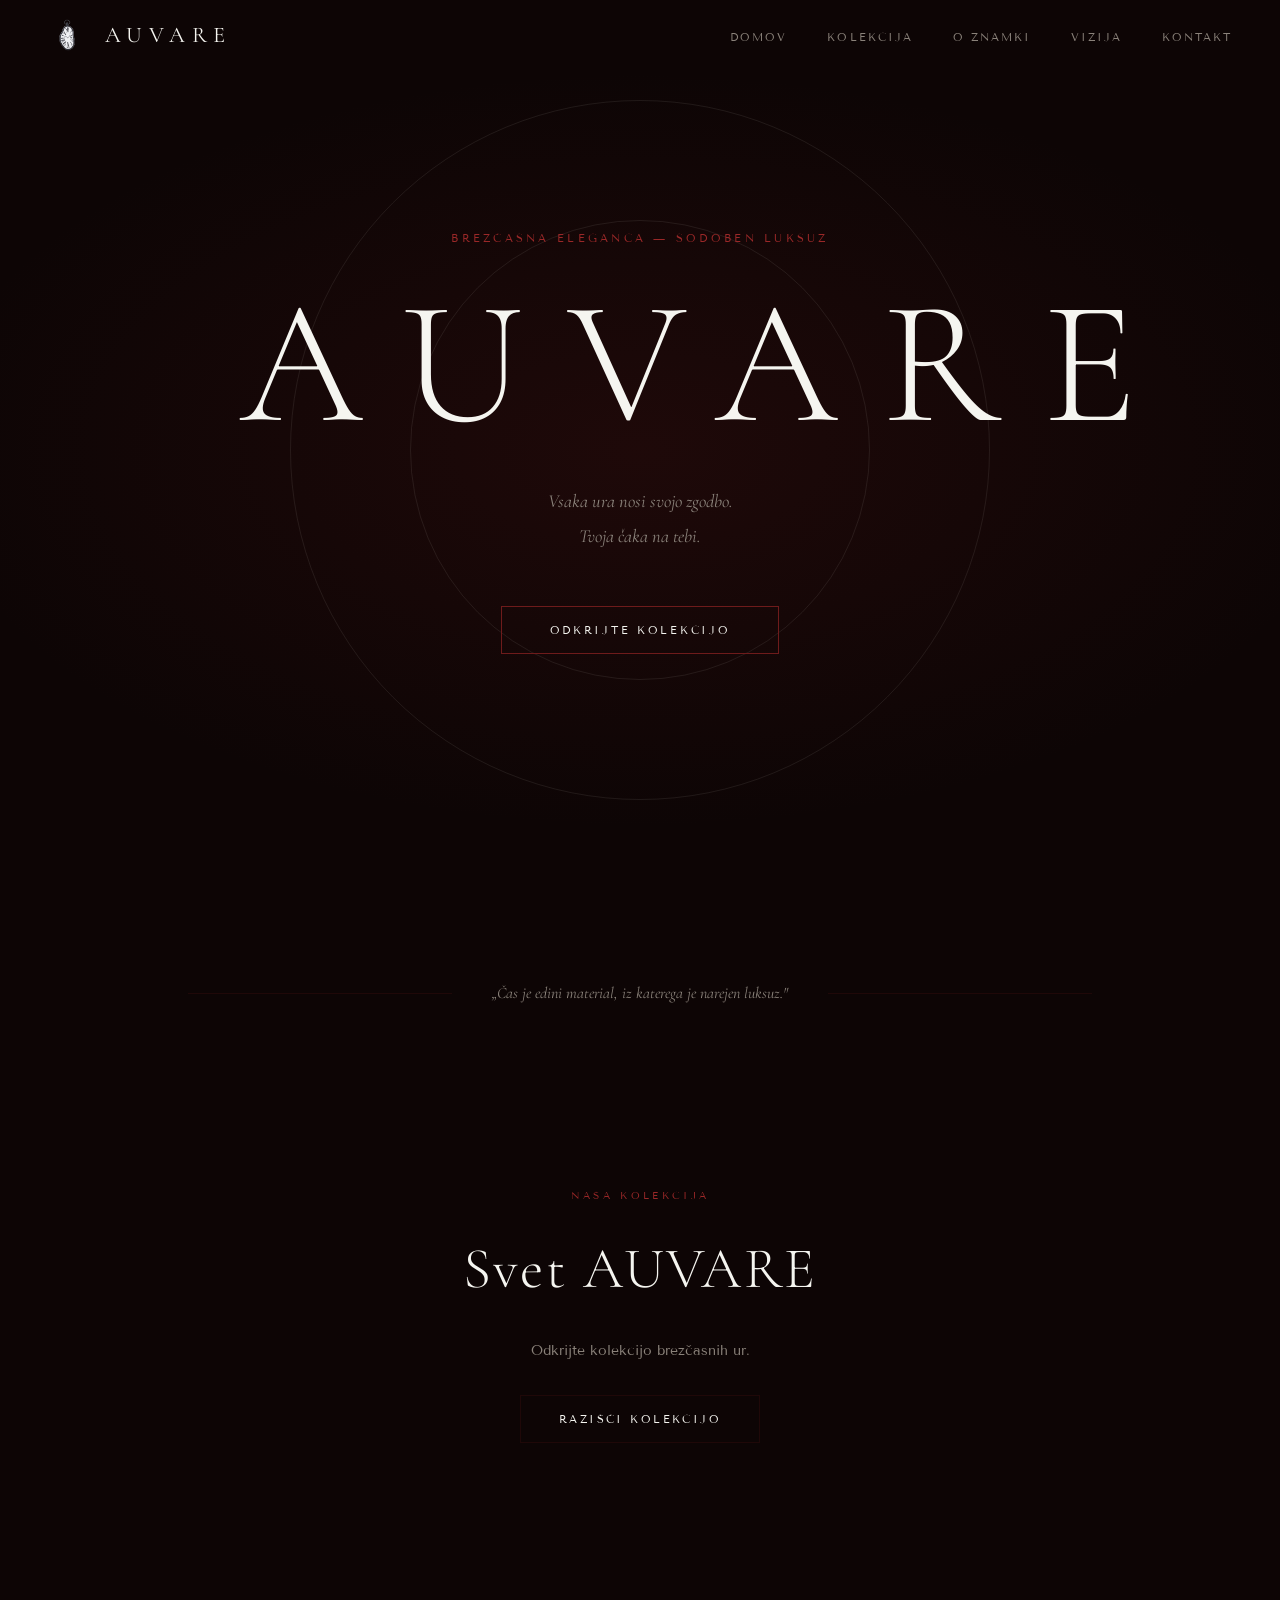
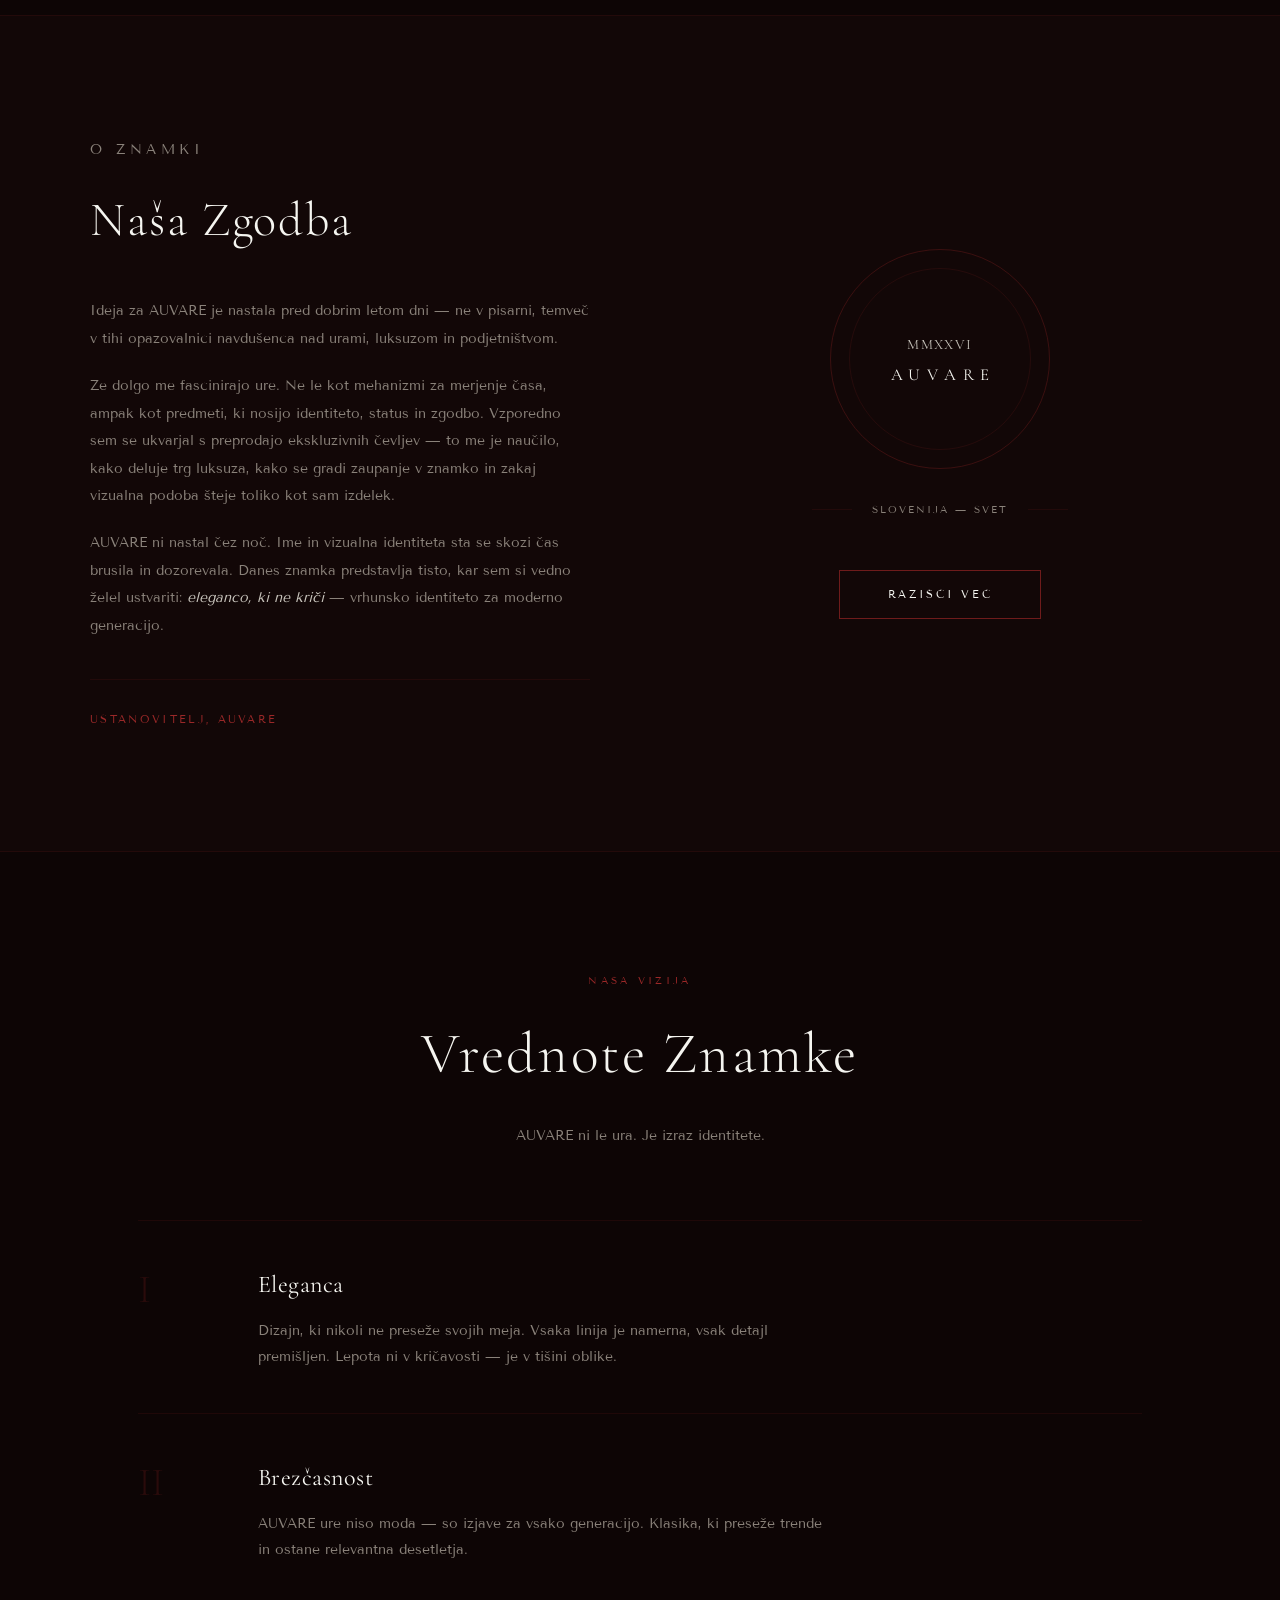
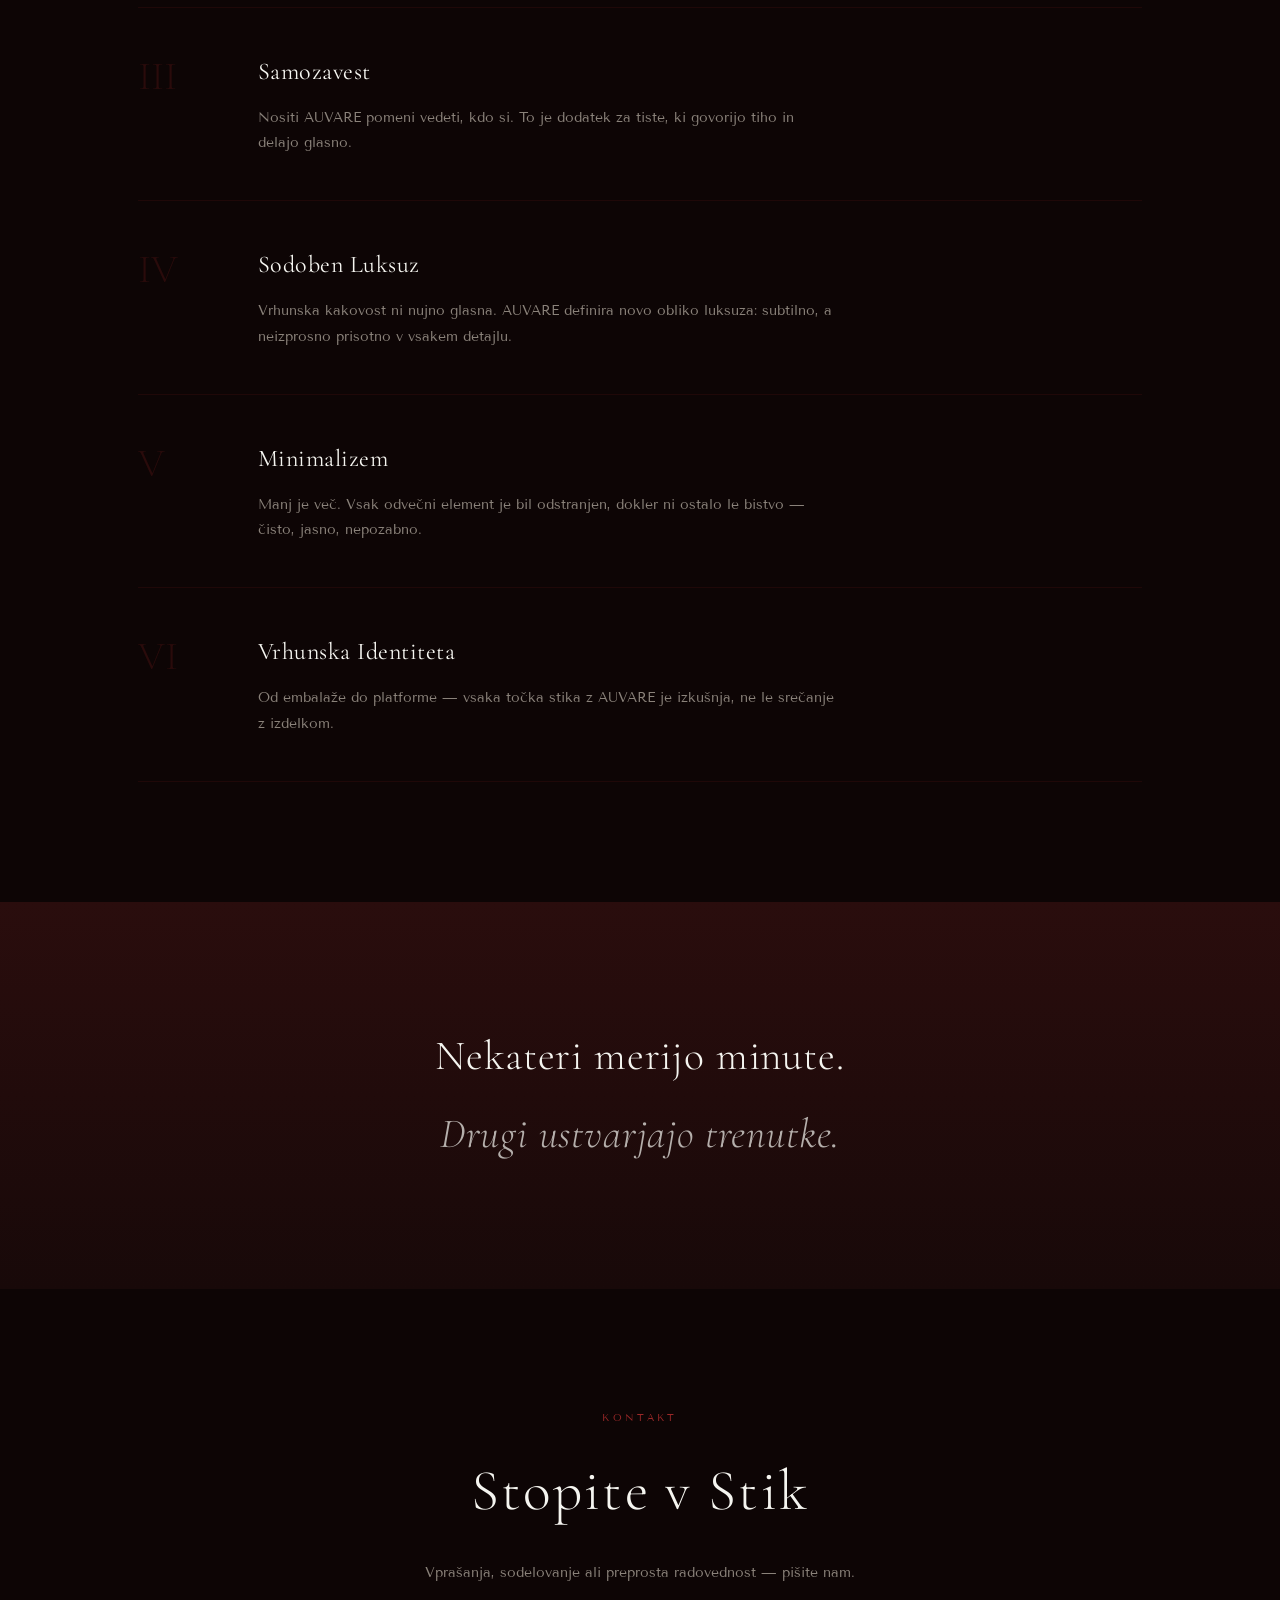
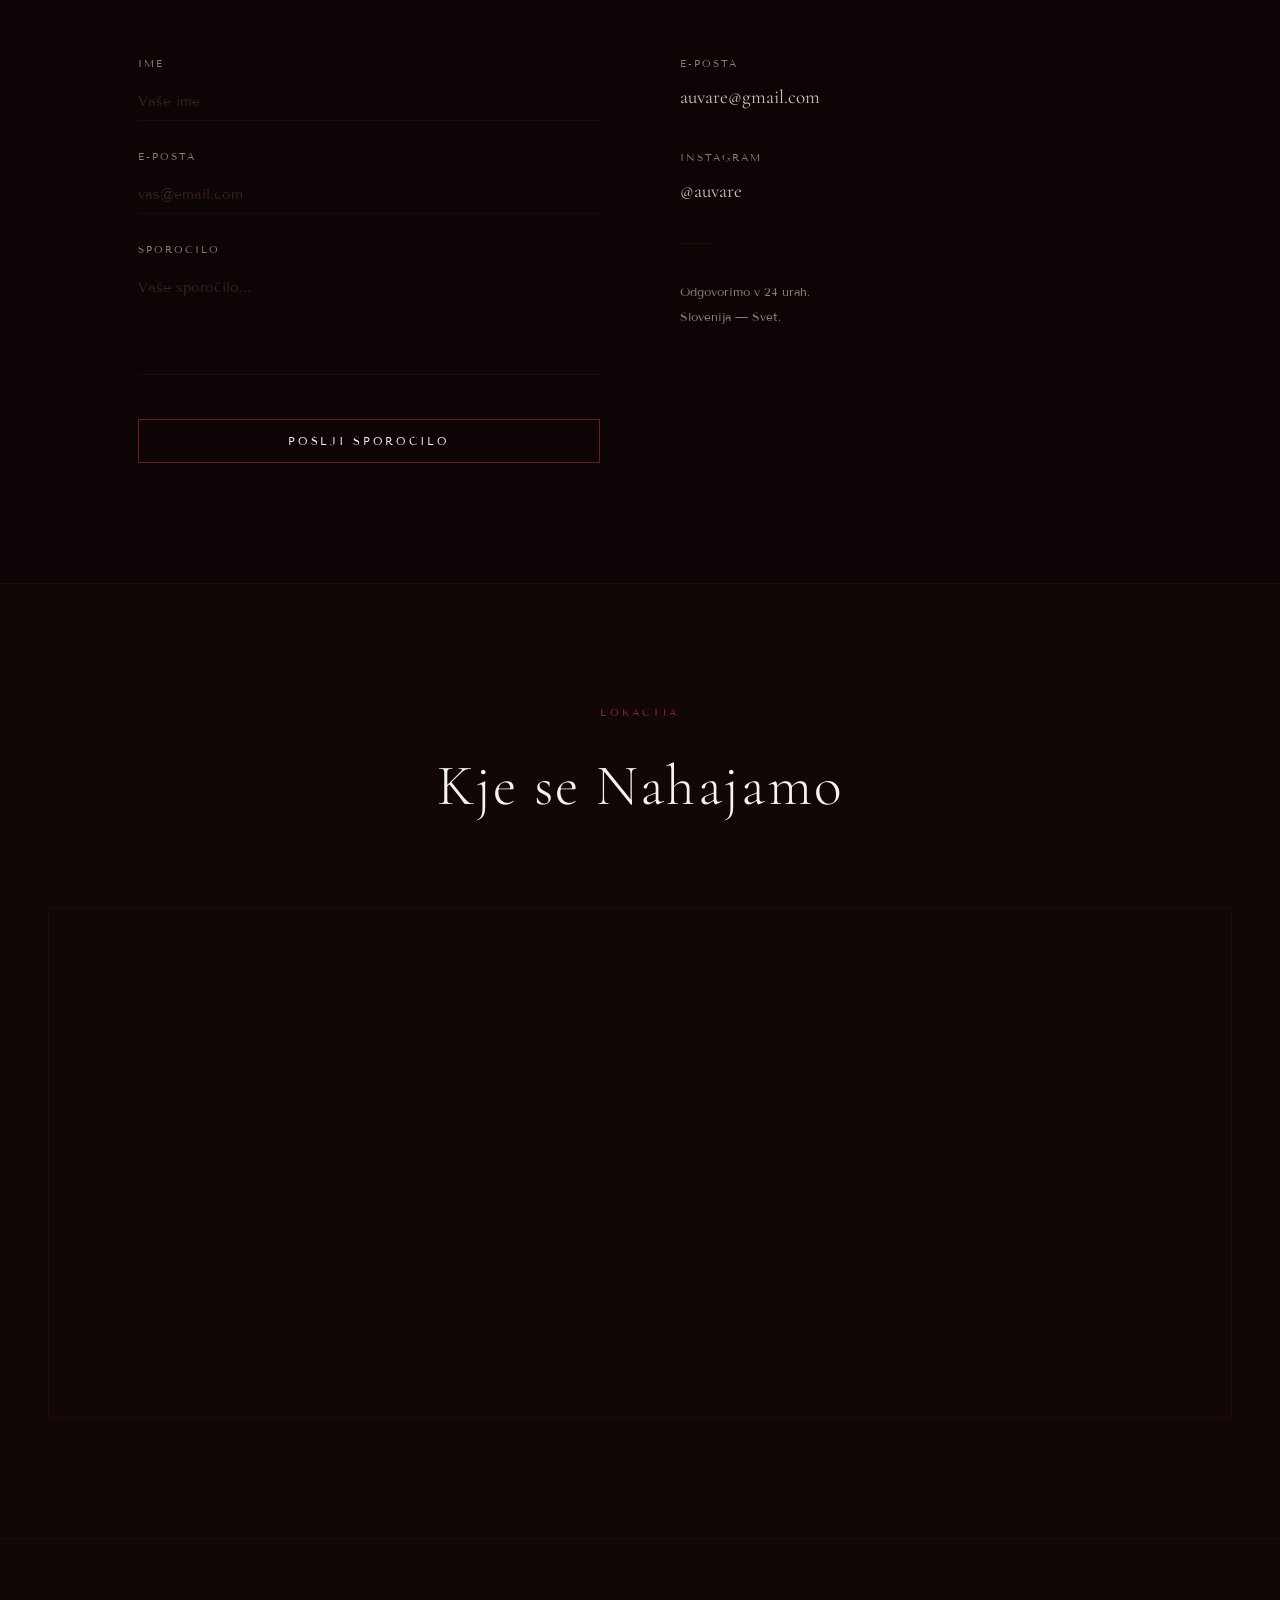
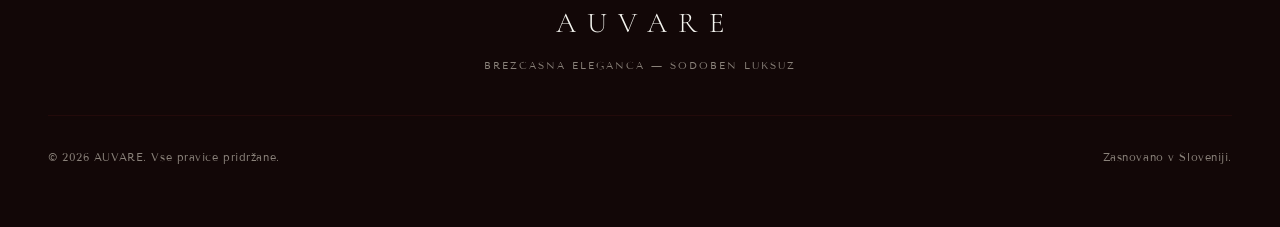
<file: index.html>
<!DOCTYPE html>
<html lang="sl">
<head>
  <meta charset="UTF-8">
  <meta name="viewport" content="width=device-width, initial-scale=1.0">
  <title>AUVARE — Brezčasna Eleganca</title>

 <!-- google linki do fontov -->
  <link rel="stylesheet" href="auvare.css">
  <link rel="preconnect" href="https://fonts.googleapis.com">
  <link rel="preconnect" href="https://fonts.gstatic.com" crossorigin>
  <link href="https://fonts.googleapis.com/css2?family=Cormorant+Garamond:ital,wght@0,300;0,400;0,500;1,300;1,400&family=Tenor+Sans&display=swap" rel="stylesheet">
</head>
<body>

<!-- zacetni brskalnik multipage -->

  <nav id="navbar">
    <div class="nav-inner">
      <a href="#hero" class="nav-logo-wrap">
        <img src="logo111.png" alt="AUVARE" class="nav-logo-img">
        <span class="nav-logo-text">AUVARE</span>
      </a>
      <ul class="nav-links">
        <li><a href="#hero">Domov</a></li>
        <li><a href="#kolekcija">Kolekcija</a></li>
        <li><a href="#o-znamki">O znamki</a></li>
        <li><a href="#vizija">Vizija</a></li>
        <li><a href="#kontakt">Kontakt</a></li>
      </ul>
      <button class="nav-toggle" aria-label="Odpri meni">
        <span></span><span></span>
      </button>
    </div>
    <div class="nav-mobile">
      <ul>
        <li><a href="#hero">Domov</a></li>
        <li><a href="#kolekcija">Kolekcija</a></li>
        <li><a href="#o-znamki">O znamki</a></li>
        <li><a href="#vizija">Vizija</a></li>
        <li><a href="#kontakt">Kontakt</a></li>
      </ul>
    </div>
  </nav>

  <section id="hero">
    <div class="hero-content reveal">
      <p class="hero-eyebrow">Brezčasna Eleganca &mdash; Sodoben Luksuz</p>
      <h1 class="hero-title">AUVARE</h1>
      <p class="hero-sub">Vsaka ura nosi svojo zgodbo.<br>Tvoja čaka na tebi.</p>
      <a href="#kolekcija" class="btn-primary">Odkrijte Kolekcijo</a>
    </div>
    <div class="hero-scroll-hint">
      <span></span>
    </div>
  </section>

  <section class="divider-section">
    <div class="divider-line"></div>
    <p class="divider-quote">„Čas je edini material, iz katerega je narejen luksuz."</p>
    <div class="divider-line"></div>
  </section>

  <!-- kolekcija gumb new page -->

  <section id="kolekcija">
  <div class="section-header reveal">
    <p class="section-eyebrow">Naša Kolekcija</p>
    <h2>Svet AUVARE</h2>
    <p class="section-desc">
      Odkrijte kolekcijo brezčasnih ur.
    </p>

    <a href="kolekcija.html" class="btn-secondary">
      RAZIŠČI KOLEKCIJO
    </a>
  </div>
</section>
    
<!-- nasa zgodba plus gumb za new page.. -->
  <section id="o-znamki">
    <div class="about-inner">
      <div class="about-text reveal">
        <p class="section-eyebrow">O Znamki</p>
        <h2>Naša Zgodba</h2>
        <p>Ideja za AUVARE je nastala pred dobrim letom dni — ne v pisarni, temveč v tihi opazovalnici navdušenca nad urami, luksuzom in podjetništvom.</p>
        <p>Že dolgo me fascinirajo ure. Ne le kot mehanizmi za merjenje časa, ampak kot predmeti, ki nosijo identiteto, status in zgodbo. Vzporedno sem se ukvarjal s preprodajo ekskluzivnih čevljev — to me je naučilo, kako deluje trg luksuza, kako se gradi zaupanje v znamko in zakaj vizualna podoba šteje toliko kot sam izdelek.</p>
        <p>AUVARE ni nastal čez noč. Ime in vizualna identiteta sta se skozi čas brusila in dozorevala. Danes znamka predstavlja tisto, kar sem si vedno želel ustvariti: <em>eleganco, ki ne kriči</em> — vrhunsko identiteto za moderno generacijo.</p>
        <div class="about-sig">
          <span>Ustanovitelj, AUVARE</span>
        </div>
      </div>
      <div class="about-visual reveal">
        <div class="about-emblem">
          <div class="emblem-ring"></div>
          <div class="emblem-inner">
            <p class="emblem-num">MMXXVI</p>
            <p class="emblem-brand">AUVARE</p>
          </div>
        </div>
        <div class="about-detail-lines">
          <div class="detail-line"></div>
          <p>Slovenija &mdash; Svet</p>
          <div class="detail-line"></div>
        </div><a href="zgodba.html" class="minimal-btn">
  Razišči več
</a>
      </div>
    </div>
    
  </section>

<!-- o znamki, hover rimske, ka ponuja auvare itd,.... -->


  <section id="vizija">
    <div class="section-header reveal">
      <p class="section-eyebrow">Naša Vizija</p>
      <h2>Vrednote Znamke</h2>
      <p class="section-desc">AUVARE ni le ura. Je izraz identitete.</p>
    </div>
    <div class="values-list">
      <div class="value-item reveal">
        <div class="value-number">I</div>
        <div class="value-body">
          <h3>Eleganca</h3>
          <p>Dizajn, ki nikoli ne preseže svojih meja. Vsaka linija je namerna, vsak detajl premišljen. Lepota ni v kričavosti — je v tišini oblike.</p>
        </div>
        <div class="value-line"></div>
      </div>
      <div class="value-item reveal">
        <div class="value-number">II</div>
        <div class="value-body">
          <h3>Brezčasnost</h3>
          <p>AUVARE ure niso moda — so izjave za vsako generacijo. Klasika, ki preseže trende in ostane relevantna desetletja.</p>
        </div>
        <div class="value-line"></div>
      </div>
      <div class="value-item reveal">
        <div class="value-number">III</div>
        <div class="value-body">
          <h3>Samozavest</h3>
          <p>Nositi AUVARE pomeni vedeti, kdo si. To je dodatek za tiste, ki govorijo tiho in delajo glasno.</p>
        </div>
        <div class="value-line"></div>
      </div>
      <div class="value-item reveal">
        <div class="value-number">IV</div>
        <div class="value-body">
          <h3>Sodoben Luksuz</h3>
          <p>Vrhunska kakovost ni nujno glasna. AUVARE definira novo obliko luksuza: subtilno, a neizprosno prisotno v vsakem detajlu.</p>
        </div>
        <div class="value-line"></div>
      </div>
      <div class="value-item reveal">
        <div class="value-number">V</div>
        <div class="value-body">
          <h3>Minimalizem</h3>
          <p>Manj je več. Vsak odvečni element je bil odstranjen, dokler ni ostalo le bistvo — čisto, jasno, nepozabno.</p>
        </div>
        <div class="value-line"></div>
      </div>
      <div class="value-item reveal">
        <div class="value-number">VI</div>
        <div class="value-body">
          <h3>Vrhunska Identiteta</h3>
          <p>Od embalaže do platforme — vsaka točka stika z AUVARE je izkušnja, ne le srečanje z izdelkom.</p>
        </div>
        <div class="value-line"></div>
      </div>
    </div>
  </section>

<!-- kontrast, prehod , rdece  -->

  <section class="manifesto-section">
    <div class="manifesto-inner">
      <p class="manifesto-text">Nekateri merijo minute.<br>
      <em>Drugi ustvarjajo trenutke.</em></p>
    </div>
  </section>


<!-- kontakt, porpavi da poslje email... -->

  <section id="kontakt">
    <div class="section-header reveal">
      <p class="section-eyebrow">Kontakt</p>
      <h2>Stopite v Stik</h2>
      <p class="section-desc">Vprašanja, sodelovanje ali preprosta radovednost — pišite nam.</p>
    </div>
    <div class="contact-inner">
      <form class="contact-form-wrap reveal" 
      action="https://formspree.io/f/mdajdqvw" 
      method="POST">
        <div class="form-group">
          <label for="ime">Ime</label>
          <input type="text" id="ime" name="ime" placeholder="Vaše ime" required>
        </div>
        <div class="form-group">
          <label for="email">E-pošta</label>
          <input type="email" id="email" name="email" placeholder="vas@email.com" required>
        </div>
        <div class="form-group">
          <label for="sporocilo">Sporočilo</label>
          <textarea id="sporocilo" name="sporocilo" rows="5" placeholder="Vaše sporočilo..." required></textarea>
        </div>
        <button type="submit" class="btn-primary btn-submit" id="submitBtn">Pošlji Sporočilo</button>

        <p class="form-success" id="formSuccess">Sporočilo je bilo uspešno poslano. Hvala!</p>
      </form>
      <div class="contact-info reveal">
        <div class="contact-item">
          <p class="contact-label">E-pošta</p>
          <a href="mailto:info@auvare.com">auvare@gmail.com</a>
        </div>
        <div class="contact-item">
          <p class="contact-label">Instagram</p>
          <a href="https://instagram.com/auvare.co" target="_blank">@auvare</a>
        </div>
        <div class="contact-divider"></div>
        <p class="contact-note">Odgovorimo v 24 urah.<br>Slovenija &mdash; Svet.</p>
      </div>
    </div>
  </section>

<!-- maps lokacija -->

  <section class="location-section">
  <div class="section-header">
    <p class="section-eyebrow">Lokacija</p>
    <h2>Kje se Nahajamo</h2>
  </div>

  <div class="map-wrap">
    <iframe
      src="https://www.google.com/maps?q=CESTA+KRŠKIH+ŽRTEV+131,+8270+KRŠKO&output=embed"
      allowfullscreen=""
      loading="lazy">
    </iframe>
  </div>
</section>

<!-- konec  -->
  <footer>
    <div class="footer-inner">
      <div class="footer-top">
        <p class="footer-logo">AUVARE</p>
        <p class="footer-tagline">Brezčasna Eleganca &mdash; Sodoben Luksuz</p>
      </div>
      <div class="footer-line"></div>
      <div class="footer-bottom">
        <p>&copy; 2026 AUVARE. Vse pravice pridržane.</p>
        <p>Zasnovano v Sloveniji.</p>
      </div>
    </div>

    

  </footer>

  <script src="auvare.js"></script>
</body>
</html>
</file>
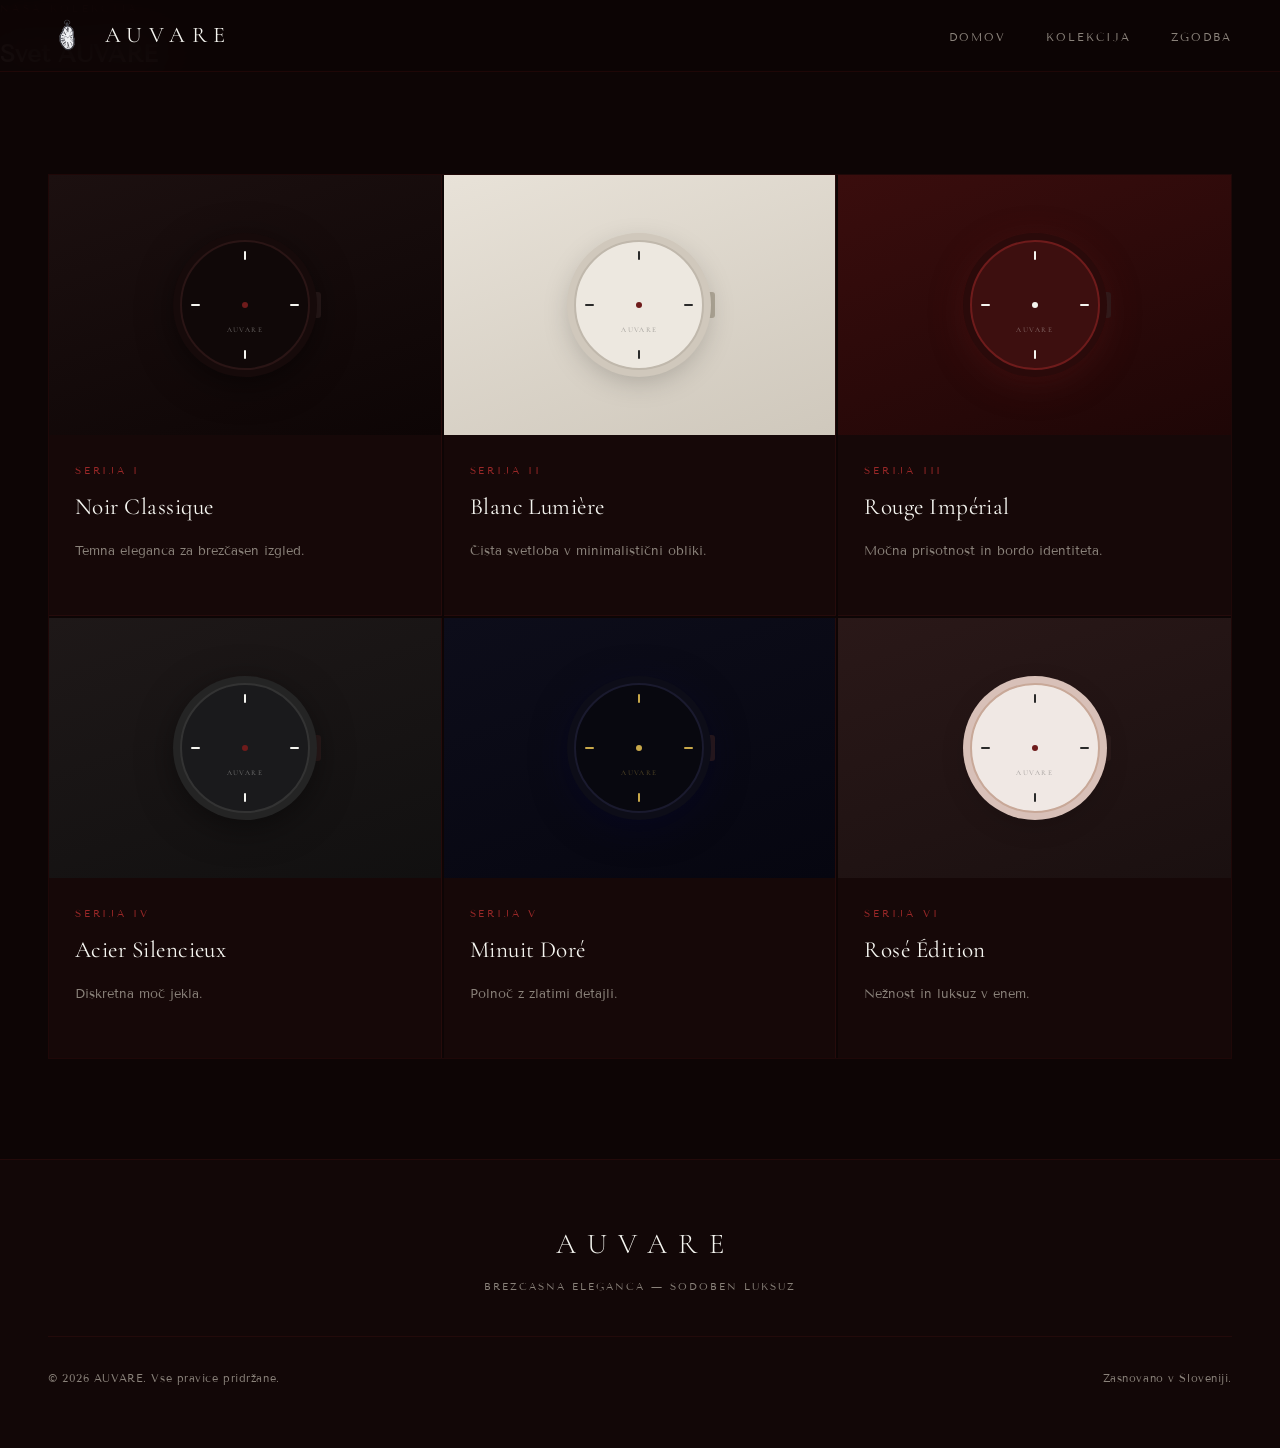
<file: kolekcija.html>
<!DOCTYPE html>
<html lang="sl">
<head>
  <meta charset="UTF-8">
  <meta name="viewport" content="width=device-width, initial-scale=1.0">
  <title>AUVARE — Kolekcija</title>

  <link rel="stylesheet" href="auvare.css">

  <link rel="preconnect" href="https://fonts.googleapis.com">
  <link rel="preconnect" href="https://fonts.gstatic.com" crossorigin>

  <link href="https://fonts.googleapis.com/css2?family=Cormorant+Garamond:wght@300;400;500&family=Tenor+Sans&display=swap" rel="stylesheet">
</head>
<body>


<nav id="navbar" class="scrolled">
  <div class="nav-inner">

    <a href="index.html" class="nav-logo-wrap">
      <img src="logo111.png" alt="AUVARE" class="nav-logo-img">
      <span class="nav-logo-text">AUVARE</span>
    </a>

    <ul class="nav-links">
      <li><a href="index.html">Domov</a></li>
      <li><a href="kolekcija.html">Kolekcija</a></li>
      <li><a href="zgodba.html">Zgodba</a></li>
    </ul>

  </div>
</nav>

<section class="collection-page-hero">
  <p class="section-eyebrow">Naša Kolekcija</p>
  <h1>Svet AUVARE</h1>

</section>

<section id="kolekcija">

<div class="collection-grid">

<!-- 1 -->
<div class="watch-card">
<div class="watch-visual watch-noir">
<div class="watch-face">
<div class="watch-crown"></div>
<div class="watch-dial">
<div class="watch-marker m12"></div>
<div class="watch-marker m3"></div>
<div class="watch-marker m6"></div>
<div class="watch-marker m9"></div>
<div class="watch-center-dot"></div>
<div class="watch-logo-text">AUVARE</div>
</div>
</div>
</div>

<div class="watch-info">
<p class="watch-series">Serija I</p>
<h3 class="watch-name">Noir Classique</h3>
<p class="watch-desc">Temna eleganca za brezčasen izgled.</p>
</div>
</div>

<!-- 2 -->
<div class="watch-card">
<div class="watch-visual watch-blanc">
<div class="watch-face">
<div class="watch-crown blanc-crown"></div>
<div class="watch-dial watch-dial-light">
<div class="watch-marker m12 dark"></div>
<div class="watch-marker m3 dark"></div>
<div class="watch-marker m6 dark"></div>
<div class="watch-marker m9 dark"></div>
<div class="watch-center-dot"></div>
<div class="watch-logo-text dark">AUVARE</div>
</div>
</div>
</div>

<div class="watch-info">
<p class="watch-series">Serija II</p>
<h3 class="watch-name">Blanc Lumière</h3>
<p class="watch-desc">Čista svetloba v minimalistični obliki.</p>
</div>
</div>

<!-- 3 -->
<div class="watch-card">
<div class="watch-visual watch-bordeaux">
<div class="watch-face">
<div class="watch-crown"></div>
<div class="watch-dial watch-dial-bordeaux">
<div class="watch-marker m12"></div>
<div class="watch-marker m3"></div>
<div class="watch-marker m6"></div>
<div class="watch-marker m9"></div>
<div class="watch-center-dot pearl"></div>
<div class="watch-logo-text">AUVARE</div>
</div>
</div>
</div>

<div class="watch-info">
<p class="watch-series">Serija III</p>
<h3 class="watch-name">Rouge Impérial</h3>
<p class="watch-desc">Močna prisotnost in bordo identiteta.</p>
</div>
</div>

<!-- 4 -->
<div class="watch-card">
<div class="watch-visual watch-steel">
<div class="watch-face">
<div class="watch-crown"></div>
<div class="watch-dial watch-dial-steel">
<div class="watch-marker m12"></div>
<div class="watch-marker m3"></div>
<div class="watch-marker m6"></div>
<div class="watch-marker m9"></div>
<div class="watch-center-dot bordeaux-dot"></div>
<div class="watch-logo-text">AUVARE</div>
</div>
</div>
</div>

<div class="watch-info">
<p class="watch-series">Serija IV</p>
<h3 class="watch-name">Acier Silencieux</h3>
<p class="watch-desc">Diskretna moč jekla.</p>
</div>
</div>

<!-- 5 -->
<div class="watch-card">
<div class="watch-visual watch-midnight">
<div class="watch-face">
<div class="watch-crown"></div>
<div class="watch-dial watch-dial-midnight">
<div class="watch-marker m12 gold"></div>
<div class="watch-marker m3 gold"></div>
<div class="watch-marker m6 gold"></div>
<div class="watch-marker m9 gold"></div>
<div class="watch-center-dot gold-dot"></div>
<div class="watch-logo-text gold-text">AUVARE</div>
</div>
</div>
</div>

<div class="watch-info">
<p class="watch-series">Serija V</p>
<h3 class="watch-name">Minuit Doré</h3>
<p class="watch-desc">Polnoč z zlatimi detajli.</p>
</div>
</div>

<!-- 6 -->
<div class="watch-card">
<div class="watch-visual watch-rose">
<div class="watch-face">
<div class="watch-crown"></div>
<div class="watch-dial watch-dial-rose">
<div class="watch-marker m12 dark"></div>
<div class="watch-marker m3 dark"></div>
<div class="watch-marker m6 dark"></div>
<div class="watch-marker m9 dark"></div>
<div class="watch-center-dot"></div>
<div class="watch-logo-text dark">AUVARE</div>
</div>
</div>
</div>

<div class="watch-info">
<p class="watch-series">Serija VI</p>
<h3 class="watch-name">Rosé Édition</h3>
<p class="watch-desc">Nežnost in luksuz v enem.</p>
</div>
</div>




</div>
</section>

  <footer>
    <div class="footer-inner">
      <div class="footer-top">
        <p class="footer-logo">AUVARE</p>
        <p class="footer-tagline">Brezčasna Eleganca &mdash; Sodoben Luksuz</p>
      </div>
      <div class="footer-line"></div>
      <div class="footer-bottom">
        <p>&copy; 2026 AUVARE. Vse pravice pridržane.</p>
        <p>Zasnovano v Sloveniji.</p>
      </div>
    </div>
</footer>

</body>
</html>
</file>
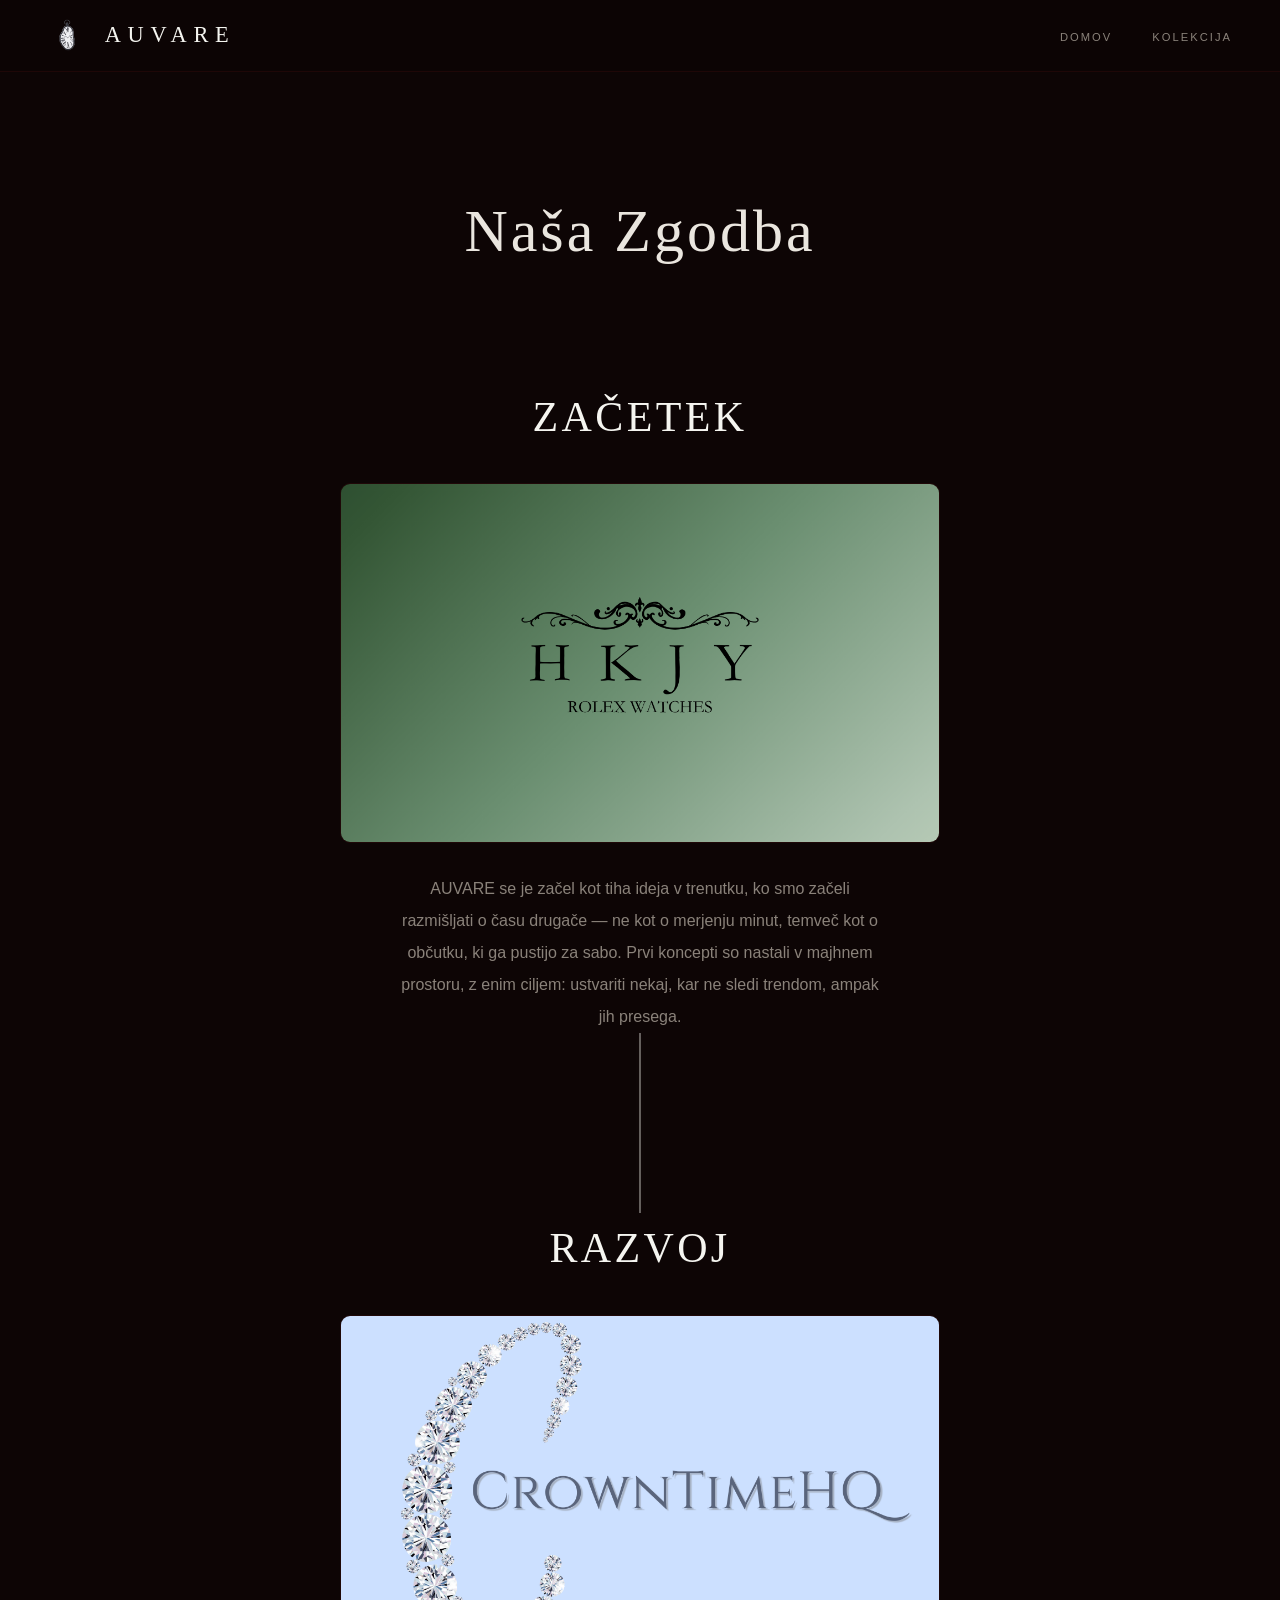
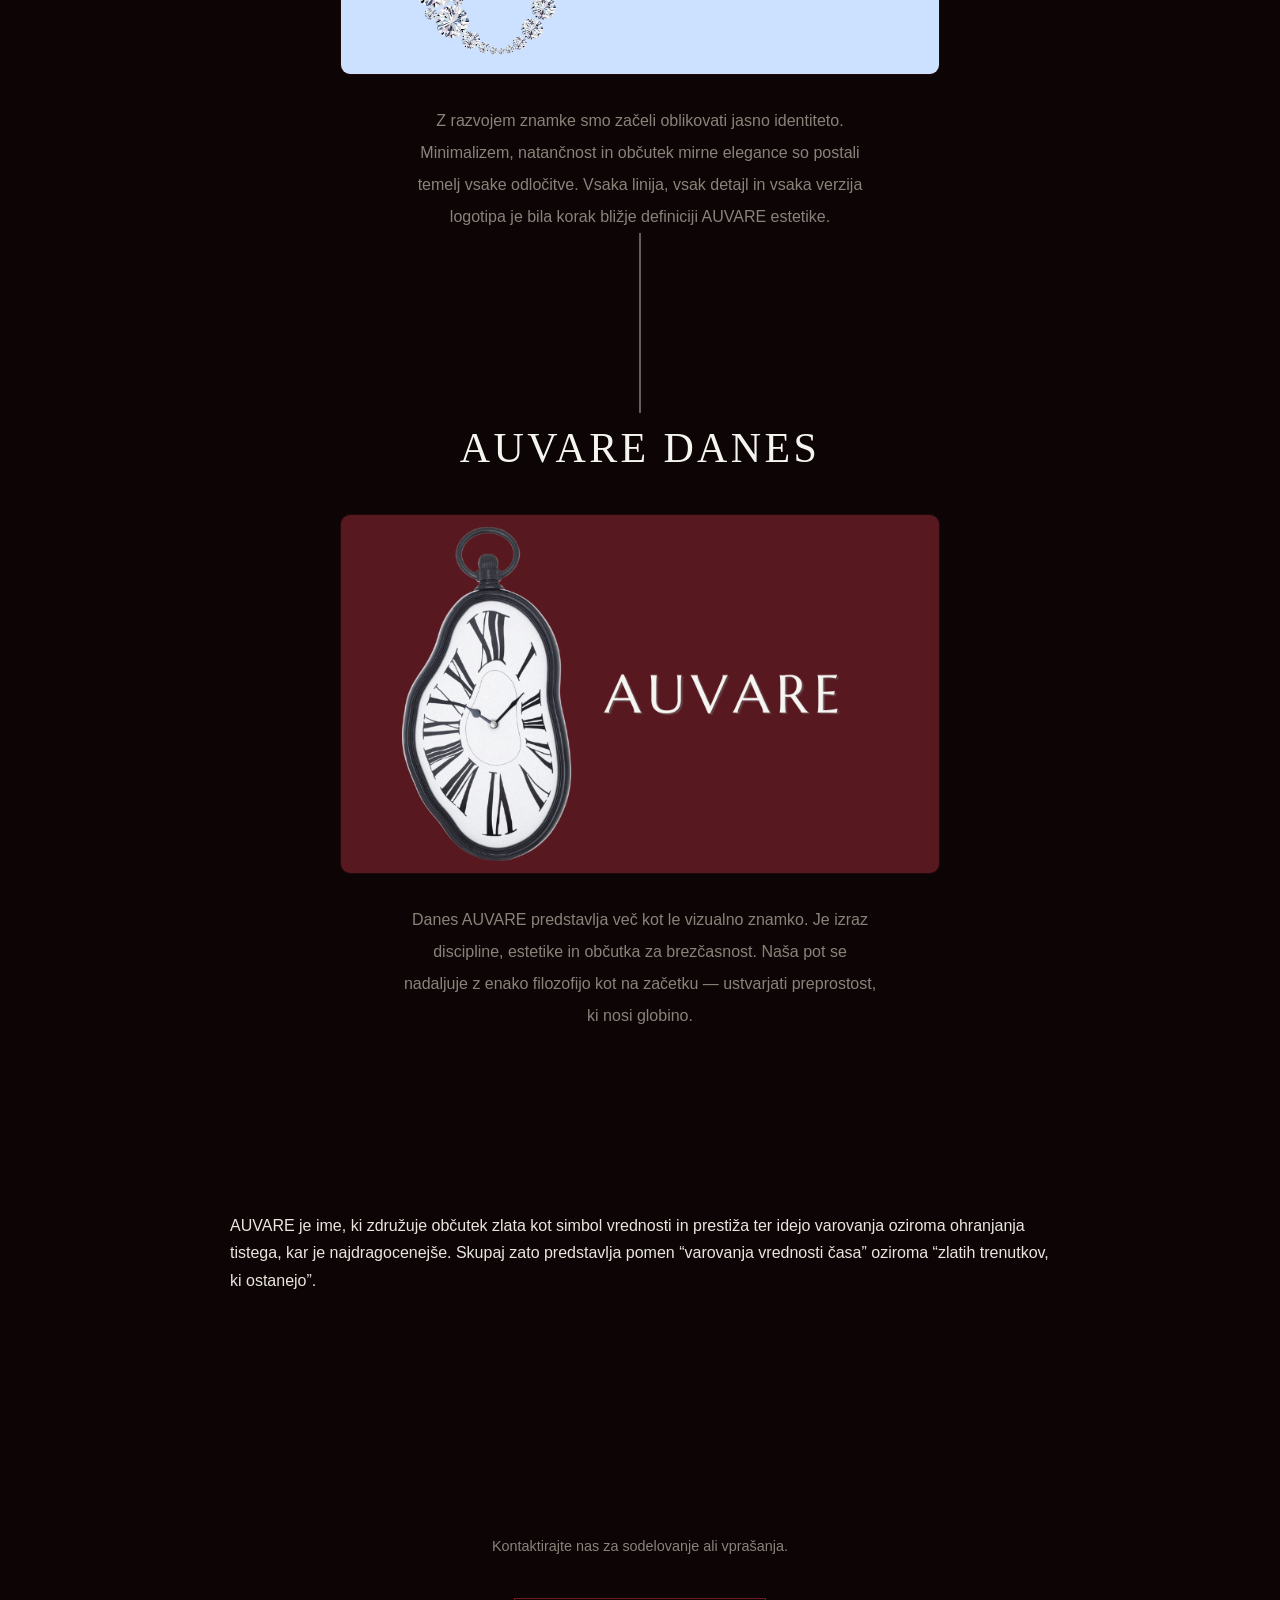
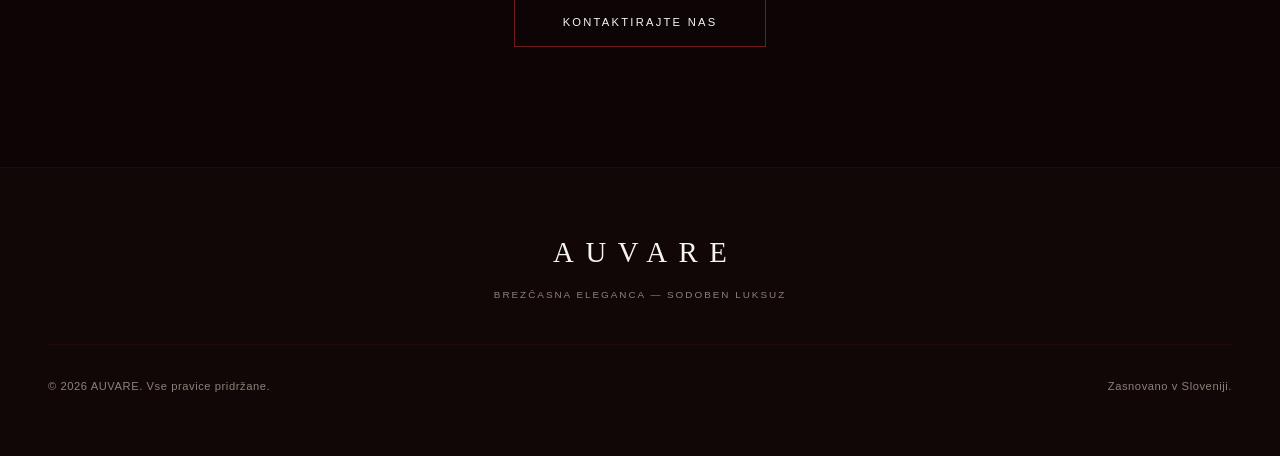
<file: zgodba.html>
<!DOCTYPE html>
<html lang="sl">
<head>
<meta charset="UTF-8">
<meta name="viewport" content="width=device-width, initial-scale=1.0">

<title>AUVARE — Zgodba</title>

<link rel="stylesheet" href="auvare.css">
</head>
<body>

<nav id="navbar" class="scrolled">
<div class="nav-inner">

<a href="index.html" class="nav-logo-wrap">
<img src="logo111.png" class="nav-logo-img">
<span class="nav-logo-text">AUVARE</span>
</a>

<ul class="nav-links">
<li><a href="index.html">Domov</a></li>
<li><a href="kolekcija.html">Kolekcija</a></li>
</ul>

</div>
</nav>

<section class="zgodba-page">

<h1>Naša Zgodba</h1>

<div class="zgodba">

<div class="zgodba-item">


<div class="zgodba-content">
<h2>Začetek</h2>


<div class="zgodba-image">
    <img src="HKJZlogo.png" alt="Začetek AUVARE">

</div>

<p>
AUVARE se je začel kot tiha ideja v trenutku, ko smo začeli razmišljati o času drugače — ne kot o merjenju minut, temveč kot o občutku, ki ga pustijo za sabo. 
Prvi koncepti so nastali v majhnem prostoru, z enim ciljem: ustvariti nekaj, kar ne sledi trendom, ampak jih presega.
</p>
</div>

</div>

<div class="zgodba-item">


<div class="zgodba-content">
<h2>Razvoj</h2>

<div class="zgodba-image">
<img src="LOGOnov.png" alt="Razvoj znamke AUVARE">
</div>

<p>
Z razvojem znamke smo začeli oblikovati jasno identiteto. Minimalizem, natančnost in občutek mirne elegance so postali temelj vsake odločitve. 
Vsaka linija, vsak detajl in vsaka verzija logotipa je bila korak bližje definiciji AUVARE estetike.
</p>
</div>

</div>

<div class="zgodba-item">


<div class="zgodba-content">
<h2>AUVARE Danes</h2>

<div class="zgodba-image">
<img src="aulogo.png" alt="Razvoj znamke AUVARE">
</div>

<p>
Danes AUVARE predstavlja več kot le vizualno znamko. Je izraz discipline, estetike in občutka za brezčasnost. 
Naša pot se nadaljuje z enako filozofijo kot na začetku — ustvarjati preprostost, ki nosi globino.
</p>
</div>


</div>

</div>
<p> AUVARE je ime, ki združuje občutek zlata kot simbol vrednosti in prestiža ter idejo varovanja oziroma ohranjanja tistega, kar je najdragocenejše. 
    Skupaj zato predstavlja pomen “varovanja vrednosti časa” oziroma “zlatih trenutkov, ki ostanejo”.</p>
</section>


 <div class="cta-contact">
  <p>Kontaktirajte nas za sodelovanje ali vprašanja.</p>

 <a href="index.html#kontakt" class="cta-btn">
  Kontaktirajte nas
</a>
</div>

  <footer>
    <div class="footer-inner">
      <div class="footer-top">
        <p class="footer-logo">AUVARE</p>
        <p class="footer-tagline">Brezčasna Eleganca &mdash; Sodoben Luksuz</p>
      </div>
      <div class="footer-line"></div>
      <div class="footer-bottom">
        <p>&copy; 2026 AUVARE. Vse pravice pridržane.</p>
        <p>Zasnovano v Sloveniji.</p>
      </div>
    </div>
</footer>


</body>
</html>
</file>
<file: auvare.css>
:root {
  --bg: #0d0505;
  --bg-soft: #120707;
  --bg-card: #160808;
  --bordeaux: #6E1B1B;
  --bordeaux-light: #9a2828;
  --bordeaux-dim: rgba(110,27,27,0.15);
  --pearl: #F5F5F0;
  --pearl-dim: #c8c4bc;
  --text: #EAE6DF;
  --text-muted: #8a827a;
  --border: rgba(110, 27, 27, 0.18);
  --border-soft: rgba(245,245,240,0.06);
  --font-display: 'Cormorant Garamond', Georgia, serif;
  --font-body: 'Tenor Sans', 'Gill Sans', sans-serif;
  --nav-h: 72px;
  --ease: cubic-bezier(0.4, 0, 0.2, 1);
}

*, *::before, *::after { margin: 0; padding: 0; box-sizing: border-box; }

html { scroll-behavior: smooth; font-size: 16px; }

body {
  background: var(--bg);
  color: var(--text);
  font-family: var(--font-body);
  line-height: 1.7;
  overflow-x: hidden;
  -webkit-font-smoothing: antialiased;
}

::selection { background: var(--bordeaux); color: var(--pearl); }
a { color: inherit; text-decoration: none; transition: color 0.3s var(--ease); }
img { display: block; max-width: 100%; }

/* NAVBAR */
#navbar {
  position: fixed;
  top: 0; left: 0; right: 0;
  z-index: 100;
  height: var(--nav-h);
  transition: background 0.4s var(--ease), border-color 0.4s var(--ease);
  border-bottom: 1px solid transparent;
}

#navbar.scrolled {
  background: rgba(13, 5, 5, 0.94);
  backdrop-filter: blur(20px);
  -webkit-backdrop-filter: blur(20px);
  border-bottom-color: var(--border);
}

.nav-inner {
  max-width: 1280px;
  margin: 0 auto;
  padding: 0 48px;
  height: 100%;
  display: flex;
  align-items: center;
  justify-content: space-between;
}

.nav-logo-wrap {
  display: flex;
  align-items: center;
  gap: 12px;
}

.nav-logo-img {
  height: 38px;
  width: auto;
  object-fit: contain;
  border-radius: 3px;
}

.nav-logo-text {
  font-family: var(--font-display);
  font-size: 1.4rem;
  font-weight: 400;
  letter-spacing: 0.3em;
  color: var(--pearl);
  transition: color 0.3s;
  text-indent: 0.3em;
}

.nav-logo-wrap:hover .nav-logo-text { color: var(--bordeaux-light); }

.nav-links {
  display: flex;
  gap: 40px;
  list-style: none;
}

.nav-links a {
  font-size: 0.7rem;
  letter-spacing: 0.18em;
  text-transform: uppercase;
  color: var(--text-muted);
  position: relative;
  padding-bottom: 3px;
}



.nav-links a:hover { color: var(--pearl); }


.nav-toggle {
  display: none;
  flex-direction: column;
  gap: 6px;
  background: none;
  border: none;
  cursor: pointer;
  padding: 4px;
}

.nav-toggle span {
  display: block;
  width: 22px; height: 1px;
  background: var(--pearl);
  transition: all 0.3s var(--ease);
}

.nav-mobile {
  display: none;
  position: absolute;
  top: var(--nav-h); left: 0; right: 0;
  background: rgba(13, 5, 5, 0.97);
  backdrop-filter: blur(20px);
  padding: 24px 48px 32px;
  border-bottom: 1px solid var(--border);
}

.nav-mobile ul { list-style: none; }
.nav-mobile li { padding: 14px 0; border-bottom: 1px solid var(--border-soft); }
.nav-mobile a {
  font-size: 0.78rem;
  letter-spacing: 0.18em;
  text-transform: uppercase;
  color: var(--text-muted);
}
.nav-mobile a:hover { color: var(--pearl); }
.nav-mobile.open { display: block; }

/* HERO */
#hero {
  min-height: 100svh;
  display: flex;
  flex-direction: column;
  align-items: center;
  justify-content: center;
  text-align: center;
  padding: var(--nav-h) 24px 80px;
  position: relative;
  overflow: hidden;
  background: radial-gradient(ellipse 80% 60% at 50% 50%, rgba(110,27,27,0.18) 0%, transparent 70%);
}

/* POPRAVEK KROGLE NA ZACETKU BELA BARVA */

#hero::before {
  content: '';
  position: absolute;
  top: 50%; left: 50%;
  transform: translate(-50%, -50%);
  width: 700px; height: 700px;
  border: 1px solid rgba(245,245,240,0.08);
  border-radius: 50%;
  pointer-events: none;
}

#hero::after {
  content: '';
  position: absolute;
  top: 50%; left: 50%;
  transform: translate(-50%, -50%);
  width: 460px; height: 460px;
  border: 1px solid rgba(245,245,240,0.08);
  border-radius: 50%;
  pointer-events: none;

}

.hero-content { position: relative; z-index: 2; max-width: 800px; }

.hero-eyebrow {
  font-size: 0.68rem;
  letter-spacing: 0.3em;
  text-transform: uppercase;
  color: var(--bordeaux-light);
  margin-bottom: 28px;
}

.hero-title {
  font-family: var(--font-display);
  font-size: clamp(5.5rem, 16vw, 11rem);
  font-weight: 300;
  letter-spacing: 0.25em;
  color: var(--pearl);
  line-height: 1;
  margin-bottom: 32px;
  text-align: center;
  margin-left: auto;
  margin-right: auto;
  
}

.hero-sub {
  font-family: var(--font-display);
  font-style: italic;
  font-size: 1.15rem;
  color: var(--text-muted);
  line-height: 1.9;
  margin-bottom: 52px;
}

.btn-primary {
  display: inline-block;
  padding: 14px 48px;
  border: 1px solid var(--bordeaux);
  color: var(--pearl);
  font-family: var(--font-body);
  font-size: 0.68rem;
  letter-spacing: 0.25em;
  text-transform: uppercase;
  background: transparent;
  cursor: pointer;
  transition: background 0.35s var(--ease), color 0.35s var(--ease);
  position: relative;
  overflow: hidden;
}

.btn-primary::before {
  content: '';
  position: absolute;
  top: 0; left: -100%;
  width: 100%; height: 100%;
  background: var(--bordeaux);
  transition: left 0.35s var(--ease);
  z-index: -1;
}

.btn-primary:hover::before { left: 0; }


.hero-scroll-hint span {
  display: circle;
  width: 1px; height: 44px;
  background: var(--pearl);
  animation: scrollLine 2s ease-in-out infinite;
}

@keyframes scrollLine {
  0%, 100% { transform: scaleY(1); opacity: 1; }
  50% { transform: scaleY(0.25); opacity: 0.2; }
}

/* DIVIDER */
.divider-section {
  padding: 80px 48px;
  display: flex;
  align-items: center;
  gap: 40px;
  max-width: 1000px;
  margin: 0 auto;
}

.divider-line { flex: 1; height: 1px; background: var(--border); }

.divider-quote {
  font-family: var(--font-display);
  font-style: italic;
  font-size: 1rem;
  color: var(--text-muted);
  white-space: nowrap;
  text-align: center;
}

/* SECTIONS */
.section-header { text-align: center; margin-bottom: 72px; }

.section-eyebrow {
  font-size: 0.65rem;
  letter-spacing: 0.32em;
  text-transform: uppercase;
  color: var(--bordeaux-light);
  margin-bottom: 16px;
}

.section-header h2 {
  font-family: var(--font-display);
  font-size: clamp(2.4rem, 5vw, 3.6rem);
  font-weight: 300;
  color: var(--pearl);
  letter-spacing: 0.04em;
  margin-bottom: 20px;
}

.section-desc {
  color: var(--text-muted);
  font-size: 0.88rem;
  max-width: 500px;
  margin: 0 auto;
}

/* COLLECTION */
#kolekcija {
  padding: 100px 48px;
  max-width: 1280px;
  margin: 0 auto;
}

.btn-secondary {
  display: inline-block;
  margin-top: 32px;
  padding: 14px 38px;
  border: 1px solid var(--border);
  color: var(--pearl);
  font-size: 11px;
  letter-spacing: 0.22em;
  text-transform: uppercase;
  transition: background 0.3s ease;
}

.btn-secondary:hover {
  background: rgba(255,255,255,0.03);
}

.collection-grid {
  display: grid;
  grid-template-columns: repeat(3, 1fr);
  gap: 2px;
  border: 1px solid var(--border);
}

.watch-card {
  background: var(--bg-card);
  border-right: 1px solid var(--border);
  border-bottom: 1px solid var(--border);
  overflow: hidden;
  transition: background 0.4s var(--ease);
}


.watch-card:nth-child(3), .watch-card:nth-child(6) { border-right: none; }
.watch-card:nth-child(4), .watch-card:nth-child(5), .watch-card:nth-child(6) { border-bottom: none; }


.watch-visual {
  height: 260px;
  display: flex;
  align-items: center;
  justify-content: center;
  position: relative;
}

.watch-noir     { background: linear-gradient(160deg, #1c1010 0%, #0d0505 100%); }
.watch-blanc    { background: linear-gradient(160deg, #e8e2d8 0%, #cfc8bc 100%); }
.watch-bordeaux { background: linear-gradient(160deg, #3a0d0d 0%, #1e0606 100%); }
.watch-steel    { background: linear-gradient(160deg, #1e1818 0%, #111010 100%); }
.watch-midnight { background: linear-gradient(160deg, #0d0d1a 0%, #060610 100%); }
.watch-rose     { background: linear-gradient(160deg, #2a1818 0%, #1a1010 100%); }

.watch-face { position: relative; width: 130px; height: 130px; }

.watch-crown {
  position: absolute;
  right: -11px; top: 50%;
  transform: translateY(-50%);
  width: 11px; height: 26px;
  background: #2a1a1a;
  border-radius: 3px;
}

.blanc-crown { background: #b0a898; }

.watch-dial {
  width: 130px; height: 130px;
  border-radius: 50%;
  background: #100808;
  border: 2.5px solid #2a1515;
  position: relative;
  display: flex;
  align-items: center;
  justify-content: center;
  box-shadow: 0 0 0 7px #160a0a, 0 8px 40px rgba(0,0,0,0.7);
}

.watch-dial-light {
  background: #ede8e0;
  border-color: #c0b8ac;
  box-shadow: 0 0 0 7px #d0c8bc, 0 8px 30px rgba(0,0,0,0.25);
}

.watch-dial-bordeaux {
  background: #3d0f0f;
  border-color: #6e1b1b;
  box-shadow: 0 0 0 7px #2a0a0a, 0 8px 40px rgba(110,27,27,0.4);
}

.watch-dial-steel {
  background: #1a1a1c;
  border-color: #333;
  box-shadow: 0 0 0 7px #242424, 0 8px 40px rgba(0,0,0,0.6);
}

.watch-dial-midnight {
  background: #08080f;
  border-color: #1a1a2e;
  box-shadow: 0 0 0 7px #0d0d18, 0 8px 40px rgba(0,0,50,0.5);
}

.watch-dial-rose {
  background: #f0e8e4;
  border-color: #c8a898;
  box-shadow: 0 0 0 7px #d8c0b8, 0 8px 30px rgba(0,0,0,0.2);
}

.watch-marker { position: absolute; background: var(--pearl); border-radius: 1px; }
.watch-marker.dark { background: #2a2a2a; }
.watch-marker.gold { background: #c8a84a; }

.watch-marker.m12 { width: 2px; height: 9px; top: 9px; left: 50%; transform: translateX(-50%); }
.watch-marker.m3  { width: 9px; height: 2px; right: 9px; top: 50%; transform: translateY(-50%); }
.watch-marker.m6  { width: 2px; height: 9px; bottom: 9px; left: 50%; transform: translateX(-50%); }
.watch-marker.m9  { width: 9px; height: 2px; left: 9px; top: 50%; transform: translateY(-50%); }

.watch-hand {
  position: absolute;
  bottom: 50%; left: 50%;
  transform-origin: bottom center;
  border-radius: 2px;
  background: var(--pearl);
}

.watch-hand.dark  { background: #1e1e1e; }
.watch-hand.gold  { background: #c8a84a; }

.hour-hand { width: 2px; height: 33px; margin-left: -1px; }
.min-hand  { width: 1.5px; height: 44px; margin-left: -0.75px; }

.watch-center-dot {
  width: 6px; height: 6px;
  border-radius: 50%;
  background: var(--bordeaux);
  position: absolute;
  top: 50%; left: 50%;
  transform: translate(-50%, -50%);
  z-index: 2;
}

.watch-center-dot.pearl     { background: var(--pearl); }
.watch-center-dot.bordeaux-dot { background: var(--bordeaux); }
.watch-center-dot.gold-dot  { background: #c8a84a; }

.watch-logo-text {
  position: absolute;
  bottom: 32px; left: 50%;
  transform: translateX(-50%);
  font-family: var(--font-display);
  font-size: 0.45rem;
  letter-spacing: 0.2em;
  color: var(--pearl);
  opacity: 0.45;
  white-space: nowrap;
}

.watch-logo-text.dark  { color: #333; }
.watch-logo-text.gold-text { color: #c8a84a; }

.watch-info { padding: 28px 26px 32px; }

.watch-series {
  font-size: 0.62rem;
  letter-spacing: 0.28em;
  text-transform: uppercase;
  color: var(--bordeaux-light);
  margin-bottom: 8px;
}

.watch-name {
  font-family: var(--font-display);
  font-size: 1.45rem;
  font-weight: 400;
  color: var(--pearl);
  margin-bottom: 12px;
  letter-spacing: 0.02em;
}

.watch-desc {
  font-size: 0.8rem;
  color: var(--text-muted);
  line-height: 1.85;
  margin-bottom: 20px;
}

.watch-specs {
  display: flex;
  flex-wrap: wrap;
  gap: 8px;
}

.watch-specs span {
  font-size: 0.6rem;
  letter-spacing: 0.12em;
  text-transform: uppercase;
  color: var(--text-muted);
  border: 1px solid var(--border);
  padding: 4px 10px;
}

/* ZNAMKA */
#o-znamki {
  padding: 120px 48px;
  background: var(--bg-soft);
  border-top: 1px solid var(--border);
  border-bottom: 1px solid var(--border);
}

.about-inner {
  max-width: 1100px;
  margin: 0 auto;
  display: grid;
  grid-template-columns: 1fr 1fr;
  gap: 100px;
  align-items: center;
}

.about-text .section-eyebrow { margin-bottom: 16px; }

.about-text h2 {
  font-family: var(--font-display);
  font-size: clamp(2rem, 4vw, 3rem);
  font-weight: 300;
  color: var(--pearl);
  margin-bottom: 36px;
  letter-spacing: 0.04em;
}

.about-text p {
  font-size: 0.88rem;
  color: var(--text-muted);
  line-height: 1.95;
  margin-bottom: 20px;
}

.about-text em { color: var(--pearl-dim); font-style: italic; }

.about-sig {
  margin-top: 40px;
  padding-top: 24px;
  border-top: 1px solid var(--border);
}

.about-sig span {
  font-size: 0.66rem;
  letter-spacing: 0.22em;
  text-transform: uppercase;
  color: var(--bordeaux-light);
}

.about-visual {
  display: flex;
  flex-direction: column;
  align-items: center;
  gap: 32px;
}

.about-emblem {
  width: 220px; height: 220px;
  position: relative;
  display: flex;
  align-items: center;
  justify-content: center;
}

.emblem-ring {
  position: absolute;
  inset: 0;
  border: 1px solid rgba(110,27,27,0.45);
  border-radius: 50%;
}

.emblem-ring::before {
  content: '';
  position: absolute;
  inset: 18px;
  border: 1px solid rgba(110,27,27,0.22);
  border-radius: 50%;
}

.emblem-inner { text-align: center; z-index: 1; }

.emblem-year {
  font-size: 0.52rem;
  letter-spacing: 0.35em;
  text-transform: uppercase;
  color: var(--text-muted);
}

.emblem-num {
  font-family: var(--font-display);
  font-size: 0.9rem;
  color: var(--pearl-dim);
  letter-spacing: 0.1em;
  margin: 4px 0;
}

.emblem-brand {
  font-family: var(--font-display);
  font-size: 1.05rem;
  letter-spacing: 0.4em;
  color: var(--pearl);
  text-indent: 0.4em;
}

.about-detail-lines {
  display: flex;
  align-items: center;
  gap: 20px;
}

.detail-line { width: 40px; height: 1px; background: var(--border); }

.about-detail-lines p {
  font-size: 0.63rem;
  letter-spacing: 0.2em;
  text-transform: uppercase;
  color: var(--text-muted);
}

/* VIZIJA DEL DEL */
#vizija {
  padding: 120px 48px;
  max-width: 1100px;
  margin: 0 auto;
}

.values-list {
  display: flex;
  flex-direction: column;
  border-top: 1px solid var(--border);
}

.value-item {
  display: grid;
  grid-template-columns: 80px 1fr auto;
  align-items: start;
  gap: 40px;
  padding: 44px 0;
  border-bottom: 1px solid var(--border);
  transition: background 0.3s var(--ease);
  position: relative;
}

.value-item:hover { background: transparent; }
.value-item:hover .value-number { color: var(--bordeaux-light); }

.value-number {
  font-family: var(--font-display);
  font-size: 2.5rem;
  font-weight: 300;
  color: rgba(110,27,27,0.3);
  line-height: 1;
  transition: color 0.3s var(--ease);
  padding-top: 4px;
}

.value-body h3 {
  font-family: var(--font-display);
  font-size: 1.5rem;
  font-weight: 400;
  color: var(--pearl);
  margin-bottom: 12px;
  letter-spacing: 0.02em;
}

.value-body p {
  font-size: 0.85rem;
  color: var(--text-muted);
  line-height: 1.9;
  max-width: 580px;
}

.value-line {
  width: 1px;
  height: 100%;
  background: var(--border);
  display: none;
}

/* RDEC PRELIV KONTRAST */
.manifesto-section {
  padding: 120px 48px;
  background: linear-gradient(
    180deg,
    #2a0d0d 0%,
    #180909 100%
  );
  text-align: center;
}

.manifesto-text {
  font-family: var(--font-display);
  font-size: clamp(1.5rem, 4vw, 2.6rem);
  font-weight: 300;
  color: var(--pearl);
  line-height: 1.65;
  max-width: 720px;
  margin: 0 auto;
  letter-spacing: 0.02em;
}

.manifesto-text em {
  display: block;
  font-style: italic;
  opacity: 0.7;
  margin-top: 10px;
}

/* CONTACT */
#kontakt {
  padding: 120px 48px;
  max-width: 1100px;
  margin: 0 auto;
}

.contact-inner {
  display: grid;
  grid-template-columns: 1fr 1fr;
  gap: 80px;
  align-items: start;
}

.form-group { margin-bottom: 28px; }

.form-group label {
  display: block;
  font-size: 0.62rem;
  letter-spacing: 0.2em;
  text-transform: uppercase;
  color: var(--text-muted);
  margin-bottom: 10px;
}

.form-group input, .form-group textarea {
  width: 100%;
  background: transparent;
  border: none;
  border-bottom: 1px solid var(--border);
  padding: 10px 0;
  color: var(--pearl);
  font-family: var(--font-body);
  font-size: 0.9rem;
  outline: none;
  transition: border-color 0.3s var(--ease);
  resize: none;
}

.form-group input::placeholder, .form-group textarea::placeholder { color: #3a2020; }
.form-group input:focus, .form-group textarea:focus { border-bottom-color: var(--bordeaux); }

.btn-submit { width: 100%; text-align: center; margin-top: 8px; }

.form-success {
  display: none;
  text-align: center;
  color: var(--bordeaux-light);
  font-size: 0.76rem;
  letter-spacing: 0.1em;
  margin-top: 18px;
}

.form-success.visible { display: block; }

.contact-item { margin-bottom: 36px; }

.contact-label {
  font-size: 0.62rem;
  letter-spacing: 0.2em;
  text-transform: uppercase;
  color: var(--text-muted);
  margin-bottom: 8px;
}

.contact-item a {
  font-family: var(--font-display);
  font-size: 1.2rem;
  color: var(--pearl-dim);
  transition: color 0.3s;
}

.contact-item a:hover { color: var(--bordeaux-light); }

.contact-divider { width: 36px; height: 1px; background: var(--border); margin: 36px 0; }

.contact-note {
  font-size: 0.78rem;
  color: var(--text-muted);
  line-height: 2;
}

/* FOOTER */
footer {
  background: var(--bg-soft);
  border-top: 1px solid var(--border);
  padding: 60px 48px;
}

.footer-inner { max-width: 1280px; margin: 0 auto; }

.footer-top { text-align: center; margin-bottom: 40px; }

.footer-logo {
  font-family: var(--font-display);
  font-size: 1.8rem;
  font-weight: 300;
  letter-spacing: 0.4em;
  color: var(--pearl);
  margin-bottom: 10px;
  text-indent: 0.4em;
}

.footer-tagline {
  font-size: 0.62rem;
  letter-spacing: 0.2em;
  text-transform: uppercase;
  color: var(--text-muted);
}

.footer-line { height: 1px; background: var(--border); margin-bottom: 32px; }

.footer-bottom {
  display: flex;
  justify-content: space-between;
  align-items: center;
}

.footer-bottom p {
  font-size: 0.7rem;
  color: var(--text-muted);
  letter-spacing: 0.05em;
}

/* REVEAL */
.reveal {
  opacity: 0;
  transform: translateY(24px);
  transition: opacity 0.75s var(--ease), transform 0.75s var(--ease);
}

.reveal.visible {
  opacity: 1;
  transform: translateY(0);
}

/* SLIKE UR */
@media (max-width: 1024px) {
  .collection-grid { grid-template-columns: repeat(2, 1fr); }
  .watch-card:nth-child(3) { border-right: 1px solid var(--border); border-bottom: 1px solid var(--border); }
  .watch-card:nth-child(2), .watch-card:nth-child(4), .watch-card:nth-child(6) { border-right: none; }
  .watch-card:nth-child(5), .watch-card:nth-child(6) { border-bottom: none; }
  .about-inner { grid-template-columns: 1fr; gap: 60px; }
  .about-visual { flex-direction: row; justify-content: flex-start; }
  .contact-inner { grid-template-columns: 1fr; gap: 60px; }
  .value-item { grid-template-columns: 60px 1fr; }
  .value-line { display: none; }
}

@media (max-width: 768px) {
  .nav-links { display: none; }
  .nav-toggle { display: flex; }
  .nav-inner { padding: 0 20px; }
  .nav-logo-img { height: 30px; }

  #hero, #kolekcija, #o-znamki, #vizija, #kontakt,
  .divider-section, .manifesto-section, footer {
    padding-left: 20px; padding-right: 20px;
  }

  .collection-grid { grid-template-columns: 1fr; border: none; gap: 1px; }
  .watch-card { border-right: none !important; border-bottom: 1px solid var(--border) !important; }
  .watch-card:last-child { border-bottom: none !important; }

  .value-item { grid-template-columns: 50px 1fr; gap: 20px; }
  .footer-bottom { flex-direction: column; gap: 10px; text-align: center; }
  .divider-quote { white-space: normal; }
  .about-visual { flex-direction: column; align-items: center; }
  .nav-mobile { padding-left: 20px; padding-right: 20px; }
}


.location-section {
  padding: 120px 48px;
  background: var(--bg-soft);
  border-top: 1px solid var(--border);
}

.map-wrap {
  max-width: 1200px;
  margin: 0 auto;
  overflow: hidden;
  border: 1px solid var(--border);
}

.map-wrap iframe {
  width: 100%;
  height: 500px;
  border: none;
  filter: grayscale(100%) contrast(1.1) brightness(0.8);
}


/* zgodba */

.zgodba-page{
  padding:180px 40px 120px;
  max-width:900px;
  margin:auto;
}

.zgodba-page h1 {
  text-align: center;
  margin-bottom: 100px;
  font-family: var(--font-display);
  font-size: 60px;
  font-weight: 300;
  letter-spacing: 0.05em;
}

.zgodba {
  max-width: 900px;
  margin: 0 auto;
  padding: 0;
  position: relative;
}

.zgodba-item {
  display: flex;
  justify-content: center;
  position: relative;
  margin-bottom: 180px;
}

/* linija MED elementi */
.zgodba-item:not(:last-child)::after {
  content: '';
  position: absolute;
  left: 50%;
  top: 100%;
  transform: translateX(-50%);

  width: 1px;
  height: 180px;

  background: var(--pearl);
  opacity: 0.75;

  box-shadow: 0 0 10px rgba(245,245,240,0.12);
}

.zgodba-item {
  display: flex;
  justify-content: center;
  position: relative;
  margin-bottom: 180px;
  padding: 0 80px;
}

.zgodba-content {
  width: 100%;
  max-width: 600px;
  text-align: center;
}

.zgodba-content h2 {
  font-family: var(--font-display);
  font-size: 42px;
  font-weight: 300;
  letter-spacing: 0.08em;
  color: var(--pearl);
  margin-bottom: 18px;
  text-transform: uppercase;
}

.zgodba-content p{
  color:var(--text-muted);
  line-height:2;
  max-width:600px;
  padding: 0 60px;
}

.zgodba-image {
  width: 100%;
  max-width: 650px;
  height: 360px;

  margin: 30px auto;
  overflow: hidden;

  border-radius: 10px;
  border: 1px solid var(--border);

  position: relative;
  display: block;
}

.zgodba-image img {
  width: 100%;
  height: 100%;

  object-fit: cover;
  display: block;

  position: absolute;
  top: 0;
  left: 0;
}



/* GUMB PR ZGODBI */
.cta-contact {
  text-align: center;
  padding: 120px 20px;
  max-width: 800px;
  margin: 0 auto;
}

.cta-contact h2 {
  font-family: var(--font-display);
  font-size: 2.2rem;
  font-weight: 300;
  color: var(--pearl);
  margin-bottom: 16px;
}

.cta-contact p {
  color: var(--text-muted);
  margin-bottom: 40px;
  font-size: 0.9rem;
}

.cta-btn {
  display: inline-block;
  padding: 14px 48px;
  border: 1px solid var(--bordeaux);
  color: var(--pearl);
  letter-spacing: 0.2em;
  text-transform: uppercase;
  font-size: 0.7rem;
  transition: all 0.3s ease;
  position: relative;
}

.cta-btn:hover {
  background: var(--bordeaux);
  color: var(--pearl);
}


.minimal-btn {
  display: inline-block;
  padding: 14px 48px;
  border: 1px solid var(--bordeaux);
  color: var(--pearl);
  font-family: var(--font-body);
  font-size: 0.68rem;
  letter-spacing: 0.25em;
  text-transform: uppercase;
  background: transparent;
  cursor: pointer;
  transition: background 0.35s var(--ease), color 0.35s var(--ease);
  position: relative;
  overflow: hidden;
  margin-top: 20px;
}



.minimal-btn::before {
  content: '';
  position: absolute;
  top: 0; left: -100%;
  width: 100%; height: 100%;
  background: var(--bordeaux);
  transition: left 0.35s var(--ease);
  z-index: -1;
}

.minimal-btn:hover::before {
  left: 0;
}

.minimal-btn:hover {
  color: var(--pearl);
}
</file>
